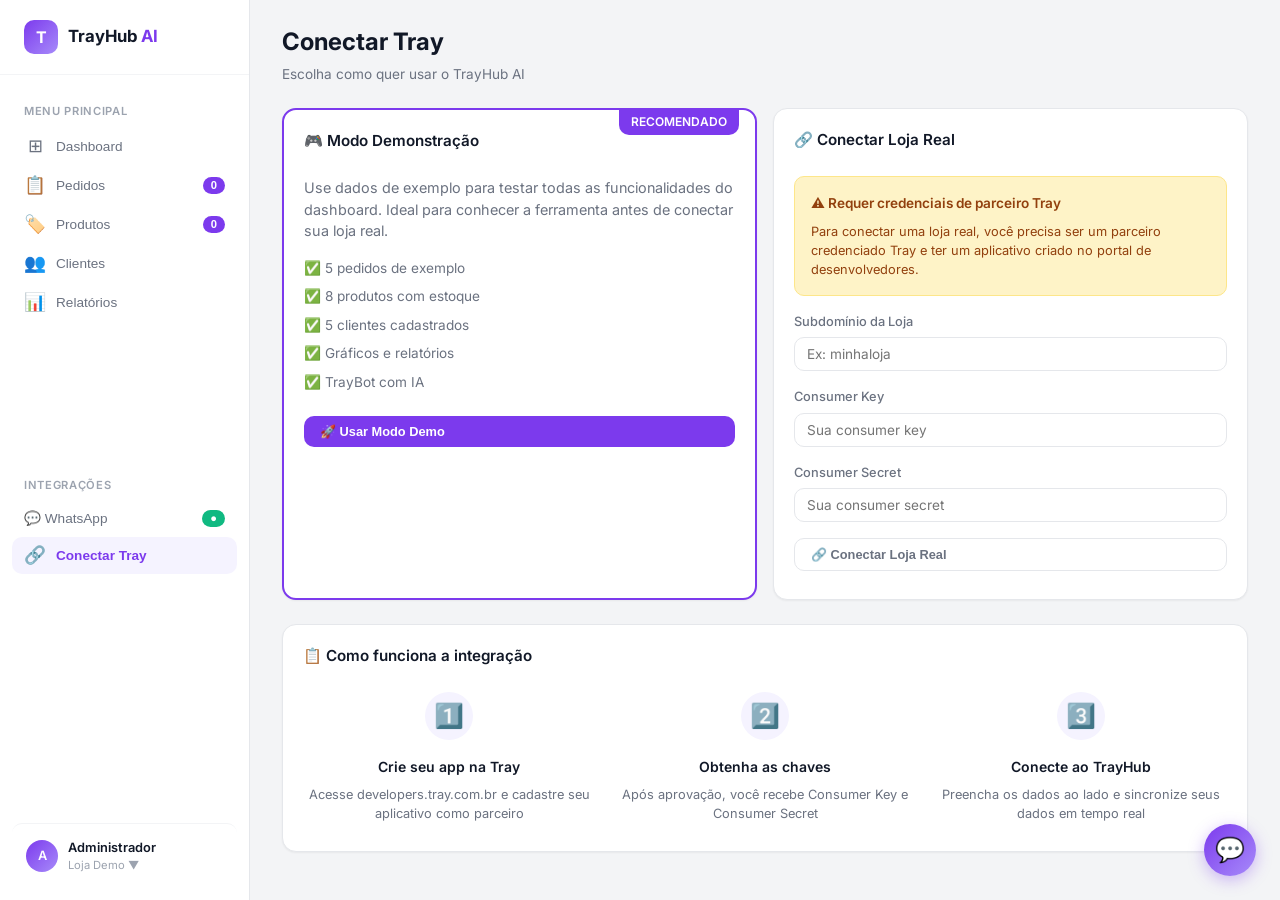
<file: public/conectar.html>
<!DOCTYPE html>
<html lang="pt-BR">
<head>
    <meta charset="UTF-8">
    <meta name="viewport" content="width=device-width, initial-scale=1.0">
    <title>Conectar Tray - TrayHub AI</title>
    <link href="https://fonts.googleapis.com/css2?family=Inter:wght@300;400;500;600;700;800&display=swap" rel="stylesheet">
    <link rel="stylesheet" href="css/base.css">
</head>
<body>
    <div class="mobile-header">
        <button class="mobile-menu-btn" onclick="toggleSidebar()">
            <span></span><span></span><span></span>
        </button>
        <div class="logo-text">TrayHub <span>AI</span></div>
        <div style="width: 36px;"></div>
    </div>

    <div class="sidebar-overlay" id="sidebarOverlay" onclick="toggleSidebar()"></div>
    <div class="toast-container" id="toastContainer"></div>

    <div class="app">
        <aside class="sidebar" id="sidebar">
            <div class="sidebar-header">
                <div class="logo">
                    <div class="logo-icon">T</div>
                    <div class="logo-text">TrayHub <span>AI</span></div>
                </div>
            </div>

            <div class="nav-section">
                <div class="nav-title">Menu Principal</div>
                <button class="nav-item" onclick="goTo('/index.html')">
                    <span class="nav-icon">⊞</span> Dashboard
                </button>
                <button class="nav-item" onclick="goTo('/pedidos')">
                    <span class="nav-icon">📋</span> Pedidos
                    <span class="nav-badge" id="badgePedidos">0</span>
                </button>
                <button class="nav-item" onclick="goTo('/produtos')">
                    <span class="nav-icon">🏷️</span> Produtos
                    <span class="nav-badge" id="badgeProdutos">0</span>
                </button>
                <button class="nav-item" onclick="goTo('/clientes')">
                    <span class="nav-icon">👥</span> Clientes
                </button>
                <button class="nav-item" onclick="goTo('/relatorios')">
                    <span class="nav-icon">📊</span> Relatórios
                </button>
            </div>

            <div class="nav-section">
                <div class="nav-title">Integrações</div>
                <button class="nav-item" onclick="goTo('/whatsapp')"003e
                    <span class="nav-icon">💬</span> WhatsApp
                    <span class="nav-badge" id="badgeWhatsApp" style="background: var(--success);">●</span>
                </button>
                <button class="nav-item active" onclick="goTo('/conectar')">
                    <span class="nav-icon">🔗</span> Conectar Tray
                </button>
            </div>

            <div class="sidebar-footer">
                <div class="user-info">
                    <div class="user-avatar">A</div>
                    <div class="user-details">
                        <div class="user-name">Administrador</div>
                        <div class="user-role">Loja Demo ▼</div>
                    </div>
                </div>
            </div>
        </aside>

        <main class="main">
            <div class="header">
                <div class="header-title">
                    <h1>Conectar Tray</h1>
                    <p>Escolha como quer usar o TrayHub AI</p>
                </div>
            </div>

            <div class="grid-2">
                <!-- Modo Demo -->
                <div class="card" style="border: 2px solid var(--primary); position: relative;">
                    <div style="position: absolute; top: -1px; right: 1rem; background: var(--primary); color: white; padding: 0.25rem 0.75rem; border-radius: 0 0 var(--radius) var(--radius); font-size: 0.75rem; font-weight: 600;">
                        RECOMENDADO
                    </div>
                    <div class="card-header">
                        <h3 class="card-title">🎮 Modo Demonstração</h3>
                    </div>
                    <div style="padding: 0.5rem 0;">
                        <p style="color: var(--text-secondary); font-size: 0.9rem; margin-bottom: 1rem;">
                            Use dados de exemplo para testar todas as funcionalidades do dashboard. 
                            Ideal para conhecer a ferramenta antes de conectar sua loja real.
                        </p>
                        <ul style="list-style: none; padding: 0; margin-bottom: 1.5rem; font-size: 0.85rem; color: var(--text-secondary);">
                            <li style="margin-bottom: 0.5rem;">✅ 5 pedidos de exemplo</li>
                            <li style="margin-bottom: 0.5rem;">✅ 8 produtos com estoque</li>
                            <li style="margin-bottom: 0.5rem;">✅ 5 clientes cadastrados</li>
                            <li style="margin-bottom: 0.5rem;">✅ Gráficos e relatórios</li>
                            <li>✅ TrayBot com IA</li>
                        </ul>
                        <button class="btn btn-primary" style="width: 100%;" onclick="ativarDemo()">
                            🚀 Usar Modo Demo
                        </button>
                    </div>
                </div>

                <!-- Conexão Real -->
                <div class="card">
                    <div class="card-header">
                        <h3 class="card-title">🔗 Conectar Loja Real</h3>
                    </div>
                    <div style="padding: 0.5rem 0;">
                        <div style="padding: 1rem; background: var(--warning-light); border: 1px solid #fde68a; border-radius: var(--radius); margin-bottom: 1rem;">
                            <div style="font-size: 0.85rem; color: #92400e; font-weight: 600; margin-bottom: 0.5rem;">
                                ⚠️ Requer credenciais de parceiro Tray
                            </div>
                            <div style="font-size: 0.8rem; color: #92400e;">
                                Para conectar uma loja real, você precisa ser um parceiro credenciado Tray 
                                e ter um aplicativo criado no portal de desenvolvedores.
                            </div>
                        </div>

                        <div class="form-group">
                            <label class="form-label">Subdomínio da Loja</label>
                            <input type="text" class="form-input" id="traySubdominio" placeholder="Ex: minhaloja">
                        </div>
                        <div class="form-group">
                            <label class="form-label">Consumer Key</label>
                            <input type="text" class="form-input" id="trayConsumerKey" placeholder="Sua consumer key">
                        </div>
                        <div class="form-group">
                            <label class="form-label">Consumer Secret</label>
                            <input type="password" class="form-input" id="trayConsumerSecret" placeholder="Sua consumer secret">
                        </div>
                        <button class="btn btn-outline" style="width: 100%;" onclick="conectarTray()">
                            🔗 Conectar Loja Real
                        </button>
                    </div>
                </div>
            </div>

            <!-- Como funciona -->
            <div class="section" style="margin-top: 1.5rem;">
                <div class="card">
                    <div class="card-header">
                        <h3 class="card-title">📋 Como funciona a integração</h3>
                    </div>
                    <div style="padding: 0.5rem 0;">
                        <div style="display: grid; grid-template-columns: repeat(3, 1fr); gap: 1.5rem;">
                            <div style="text-align: center;">
                                <div style="width: 48px; height: 48px; background: var(--primary-50); border-radius: 50%; display: flex; align-items: center; justify-content: center; margin: 0 auto 1rem; font-size: 1.5rem;">1️⃣</div>
                                <div style="font-weight: 600; margin-bottom: 0.5rem;">Crie seu app na Tray</div>
                                <div style="font-size: 0.8rem; color: var(--text-secondary);">Acesse developers.tray.com.br e cadastre seu aplicativo como parceiro</div>
                            </div>
                            <div style="text-align: center;">
                                <div style="width: 48px; height: 48px; background: var(--primary-50); border-radius: 50%; display: flex; align-items: center; justify-content: center; margin: 0 auto 1rem; font-size: 1.5rem;">2️⃣</div>
                                <div style="font-weight: 600; margin-bottom: 0.5rem;">Obtenha as chaves</div>
                                <div style="font-size: 0.8rem; color: var(--text-secondary);">Após aprovação, você recebe Consumer Key e Consumer Secret</div>
                            </div>
                            <div style="text-align: center;">
                                <div style="width: 48px; height: 48px; background: var(--primary-50); border-radius: 50%; display: flex; align-items: center; justify-content: center; margin: 0 auto 1rem; font-size: 1.5rem;">3️⃣</div>
                                <div style="font-weight: 600; margin-bottom: 0.5rem;">Conecte ao TrayHub</div>
                                <div style="font-size: 0.8rem; color: var(--text-secondary);">Preencha os dados ao lado e sincronize seus dados em tempo real</div>
                            </div>
                        </div>
                    </div>
                </div>
            </div>
        </main>
    </div>

    <div class="ai-agent">
        <button class="ai-agent-toggle" onclick="toggleAgent()">💬</button>
        <div class="ai-agent-panel" id="aiAgentPanel">
            <div class="ai-agent-header">
                <div class="ai-agent-avatar">🤖</div>
                <div class="ai-agent-info">
                    <h4>TrayBot</h4>
                    <p>Assistente de E-commerce</p>
                </div>
            </div>
            <div class="ai-agent-body" id="aiAgentBody">
                <div class="ai-message bot">
                    Olá! Sou o <strong>TrayBot</strong>. Posso ajudar com seus pedidos, estoque e vendas!
                </div>
            </div>
            <div class="ai-agent-footer">
                <input type="text" id="aiAgentInput" placeholder="Digite sua pergunta..." onkeypress="if(event.key==='Enter')sendAgentMessage()">
                <button onclick="sendAgentMessage()">➤</button>
            </div>
        </div>
    </div>

    <script>
        const API_URL = window.location.origin;

        function toggleSidebar() {
            document.getElementById('sidebar').classList.toggle('open');
            document.getElementById('sidebarOverlay').classList.toggle('active');
        }

        function toggleAgent() {
            document.getElementById('aiAgentPanel').classList.toggle('open');
        }

        function goTo(url) {
            window.location.href = url;
        }

        function showToast(title, message, type = 'success') {
            const container = document.getElementById('toastContainer');
            const toast = document.createElement('div');
            toast.className = `toast toast-${type}`;
            const icons = { success: '✅', error: '❌', warning: '⚠️', info: 'ℹ️' };
            toast.innerHTML = `
                <div class="toast-icon">${icons[type]}</div>
                <div>
                    <div style="font-weight: 600; font-size: 0.85rem;">${title}</div>
                    <div style="font-size: 0.8rem; opacity: 0.8;">${message}</div>
                </div>
            `;
            container.appendChild(toast);
            setTimeout(() => {
                toast.classList.add('toast-exit');
                setTimeout(() => toast.remove(), 300);
            }, 4000);
        }

        async function apiFetch(endpoint, options = {}) {
            const response = await fetch(`${API_URL}${endpoint}`, {
                ...options,
                headers: { 'Content-Type': 'application/json', ...options.headers }
            });
            return response.json();
        }

        async function ativarDemo() {
            try {
                const response = await apiFetch('/api/conectar', {
                    method: 'POST',
                    body: JSON.stringify({
                        subdominio: 'demo',
                        consumer_key: '',
                        consumer_secret: ''
                    })
                });

                if (response.success) {
                    showToast('Sucesso', 'Modo demo ativado! Redirecionando...');
                    setTimeout(() => {
                        window.location.href = '/index.html';
                    }, 1500);
                } else {
                    showToast('Erro', response.error || 'Falha ao ativar demo', 'error');
                }
            } catch (e) {
                showToast('Erro', 'Falha na conexão', 'error');
            }
        }

        async function conectarTray() {
            const subdominio = document.getElementById('traySubdominio').value;
            const consumerKey = document.getElementById('trayConsumerKey').value;
            const consumerSecret = document.getElementById('trayConsumerSecret').value;

            if (!subdominio || !consumerKey || !consumerSecret) {
                showToast('Erro', 'Preencha todos os campos', 'error');
                return;
            }

            try {
                const response = await apiFetch('/api/conectar', {
                    method: 'POST',
                    body: JSON.stringify({
                        subdominio,
                        consumer_key: consumerKey,
                        consumer_secret: consumerSecret
                    })
                });

                if (response.success) {
                    showToast('Sucesso', response.message || 'Loja conectada!');
                    setTimeout(() => {
                        window.location.href = '/index.html';
                    }, 1500);
                } else {
                    showToast('Erro', response.error || 'Falha ao conectar', 'error');
                }
            } catch (e) {
                showToast('Erro', 'Falha na conexão', 'error');
            }
        }

        async function sendAgentMessage(text) {
            const input = document.getElementById('aiAgentInput');
            const message = text || input.value;
            if (!message.trim()) return;

            const body = document.getElementById('aiAgentBody');
            body.insertAdjacentHTML('beforeend', `<div class="ai-message user">${message}</div>`);
            if (!text) input.value = '';

            const typingId = 'typing-' + Date.now();
            body.insertAdjacentHTML('beforeend', `<div class="ai-message typing" id="${typingId}"><span></span><span></span><span></span></div>`);
            body.scrollTop = body.scrollHeight;

            try {
                const response = await apiFetch('/api/chat', {
                    method: 'POST',
                    body: JSON.stringify({ message })
                });
                document.getElementById(typingId)?.remove();
                body.insertAdjacentHTML('beforeend', `<div class="ai-message bot">${response.message}</div>`);
                body.scrollTop = body.scrollHeight;
            } catch (e) {
                document.getElementById(typingId)?.remove();
                body.insertAdjacentHTML('beforeend', `<div class="ai-message bot">❌ Desculpe, tive um problema!</div>`);
            }
        }
    </script>
</body>
</html>
</file>
<file: public/css/base.css>
:root {
    --primary: #7c3aed;
    --primary-light: #a78bfa;
    --primary-dark: #6d28d9;
    --primary-50: #f5f3ff;
    --primary-100: #ede9fe;
    --primary-500: #8b5cf6;

    --success: #10b981;
    --success-light: #d1fae5;
    --warning: #f59e0b;
    --warning-light: #fef3c7;
    --danger: #ef4444;
    --danger-light: #fee2e2;
    --info: #3b82f6;
    --info-light: #dbeafe;

    --gray-50: #f9fafb;
    --gray-100: #f3f4f6;
    --gray-200: #e5e7eb;
    --gray-300: #d1d5db;
    --gray-400: #9ca3af;
    --gray-500: #6b7280;
    --gray-600: #4b5563;
    --gray-700: #374151;
    --gray-800: #1f2937;
    --gray-900: #111827;

    --bg-body: #f3f4f6;
    --bg-sidebar: #ffffff;
    --bg-card: #ffffff;
    --bg-hover: #f9fafb;

    --text-primary: #111827;
    --text-secondary: #6b7280;
    --text-muted: #9ca3af;

    --border: #e5e7eb;
    --border-light: #f3f4f6;

    --shadow-sm: 0 1px 2px rgba(0,0,0,0.05);
    --shadow: 0 1px 3px rgba(0,0,0,0.1), 0 1px 2px rgba(0,0,0,0.06);
    --shadow-md: 0 4px 6px -1px rgba(0,0,0,0.1), 0 2px 4px -1px rgba(0,0,0,0.06);
    --shadow-lg: 0 10px 15px -3px rgba(0,0,0,0.1), 0 4px 6px -2px rgba(0,0,0,0.05);

    --radius-sm: 6px;
    --radius: 10px;
    --radius-lg: 14px;
    --radius-xl: 18px;

    --font: 'Inter', -apple-system, BlinkMacSystemFont, 'Segoe UI', sans-serif;
}

* { margin: 0; padding: 0; box-sizing: border-box; }

body {
    font-family: var(--font);
    background: var(--bg-body);
    color: var(--text-primary);
    min-height: 100vh;
    -webkit-font-smoothing: antialiased;
    font-size: 14px;
    line-height: 1.5;
}

::-webkit-scrollbar { width: 6px; height: 6px; }
::-webkit-scrollbar-track { background: transparent; }
::-webkit-scrollbar-thumb { background: var(--gray-300); border-radius: 3px; }
::-webkit-scrollbar-thumb:hover { background: var(--gray-400); }

/* Layout */
.app {
    display: flex;
    min-height: 100vh;
}

/* Sidebar */
.sidebar {
    width: 250px;
    background: var(--bg-sidebar);
    border-right: 1px solid var(--border);
    display: flex;
    flex-direction: column;
    position: fixed;
    height: 100vh;
    z-index: 100;
    transition: transform 0.3s ease;
}

.sidebar-header {
    padding: 1.25rem 1.5rem;
    border-bottom: 1px solid var(--border-light);
}

.logo {
    display: flex;
    align-items: center;
    gap: 0.625rem;
}

.logo-icon {
    width: 34px;
    height: 34px;
    background: linear-gradient(135deg, var(--primary), var(--primary-light));
    border-radius: 10px;
    display: flex;
    align-items: center;
    justify-content: center;
    font-size: 1rem;
    color: white;
    font-weight: 700;
}

.logo-text {
    font-size: 1.05rem;
    font-weight: 700;
    color: var(--text-primary);
}

.logo-text span {
    color: var(--primary);
}

.nav-section {
    padding: 0.75rem;
    flex: 1;
    overflow-y: auto;
}

.nav-title {
    font-size: 0.7rem;
    font-weight: 600;
    text-transform: uppercase;
    letter-spacing: 0.06em;
    color: var(--text-muted);
    padding: 0.5rem 0.75rem;
    margin-top: 0.5rem;
}

.nav-item {
    display: flex;
    align-items: center;
    gap: 0.625rem;
    padding: 0.5rem 0.75rem;
    border-radius: var(--radius);
    color: var(--text-secondary);
    text-decoration: none;
    font-size: 0.85rem;
    font-weight: 500;
    transition: all 0.15s;
    cursor: pointer;
    border: none;
    background: none;
    width: 100%;
    text-align: left;
    margin-bottom: 0.125rem;
}

.nav-item:hover {
    background: var(--gray-50);
    color: var(--text-primary);
}

.nav-item.active {
    background: var(--primary-50);
    color: var(--primary);
    font-weight: 600;
}

.nav-icon {
    font-size: 1.1rem;
    width: 22px;
    text-align: center;
    display: flex;
    align-items: center;
    justify-content: center;
}

.nav-badge {
    margin-left: auto;
    background: var(--primary);
    color: white;
    font-size: 0.7rem;
    padding: 0.15rem 0.5rem;
    border-radius: 10px;
    font-weight: 600;
    min-width: 20px;
    text-align: center;
}

.sidebar-footer {
    padding: 0.875rem;
    border-top: 1px solid var(--border-light);
    margin: 0 0.75rem 0.75rem;
    border-radius: var(--radius);
}

.user-info {
    display: flex;
    align-items: center;
    gap: 0.625rem;
}

.user-avatar {
    width: 32px;
    height: 32px;
    border-radius: 50%;
    background: linear-gradient(135deg, var(--primary), var(--primary-light));
    display: flex;
    align-items: center;
    justify-content: center;
    font-weight: 600;
    font-size: 0.8rem;
    color: white;
}

.user-details {
    flex: 1;
    min-width: 0;
}

.user-name {
    font-size: 0.8rem;
    font-weight: 600;
    white-space: nowrap;
    overflow: hidden;
    text-overflow: ellipsis;
    color: var(--text-primary);
}

.user-role {
    font-size: 0.7rem;
    color: var(--text-muted);
}

/* Main */
.main {
    flex: 1;
    margin-left: 250px;
    padding: 1.5rem 2rem;
    min-height: 100vh;
}

/* Header */
.header {
    display: flex;
    align-items: flex-start;
    justify-content: space-between;
    margin-bottom: 1.5rem;
}

.header-title h1 {
    font-size: 1.5rem;
    font-weight: 700;
    margin-bottom: 0.25rem;
    color: var(--text-primary);
}

.header-title p {
    color: var(--text-secondary);
    font-size: 0.85rem;
}

.header-actions {
    display: flex;
    gap: 0.75rem;
    align-items: center;
}

/* Buttons */
.btn {
    display: inline-flex;
    align-items: center;
    gap: 0.4rem;
    padding: 0.5rem 1rem;
    border-radius: var(--radius);
    font-size: 0.8rem;
    font-weight: 600;
    cursor: pointer;
    transition: all 0.15s;
    border: none;
    text-decoration: none;
    white-space: nowrap;
}

.btn-primary {
    background: var(--primary);
    color: white;
}

.btn-primary:hover {
    background: var(--primary-dark);
    box-shadow: var(--shadow-md);
}

.btn-outline {
    background: white;
    border: 1px solid var(--border);
    color: var(--text-secondary);
}

.btn-outline:hover {
    border-color: var(--gray-400);
    color: var(--text-primary);
    background: var(--gray-50);
}

.btn-sm {
    padding: 0.35rem 0.75rem;
    font-size: 0.75rem;
}

.btn-ghost {
    background: transparent;
    border: 1px solid transparent;
    color: var(--text-secondary);
}

.btn-ghost:hover {
    background: var(--gray-100);
    color: var(--text-primary);
}

.btn-danger {
    background: var(--danger);
    color: white;
}

.btn-success {
    background: var(--success);
    color: white;
}

.btn-warning {
    background: var(--warning);
    color: white;
}

/* Cards */
.card {
    background: var(--bg-card);
    border: 1px solid var(--border);
    border-radius: var(--radius-lg);
    padding: 1.25rem;
    box-shadow: var(--shadow-sm);
}

.card-header {
    display: flex;
    align-items: center;
    justify-content: space-between;
    margin-bottom: 1rem;
}

.card-title {
    font-size: 0.95rem;
    font-weight: 600;
    color: var(--text-primary);
}

/* KPI Cards */
.kpi-grid {
    display: grid;
    grid-template-columns: repeat(4, 1fr);
    gap: 1rem;
    margin-bottom: 1.5rem;
}

.kpi-card {
    background: var(--bg-card);
    border: 1px solid var(--border);
    border-radius: var(--radius-lg);
    padding: 1.25rem;
    position: relative;
    overflow: hidden;
    box-shadow: var(--shadow-sm);
}

.kpi-card::before {
    content: '';
    position: absolute;
    top: 0;
    left: 0;
    width: 3px;
    height: 100%;
    background: var(--primary);
}

.kpi-header {
    display: flex;
    align-items: center;
    justify-content: space-between;
    margin-bottom: 0.75rem;
}

.kpi-icon {
    width: 36px;
    height: 36px;
    border-radius: 10px;
    display: flex;
    align-items: center;
    justify-content: center;
    font-size: 1.1rem;
}

.kpi-icon.purple { background: var(--primary-50); }
.kpi-icon.green { background: var(--success-light); }
.kpi-icon.orange { background: var(--warning-light); }
.kpi-icon.blue { background: var(--info-light); }

.kpi-value {
    font-size: 1.5rem;
    font-weight: 700;
    color: var(--text-primary);
    margin-bottom: 0.25rem;
}

.kpi-label {
    font-size: 0.8rem;
    color: var(--text-secondary);
}

.kpi-trend {
    display: flex;
    align-items: center;
    gap: 0.25rem;
    font-size: 0.75rem;
    margin-top: 0.5rem;
    font-weight: 500;
}

.kpi-trend.positive { color: var(--success); }
.kpi-trend.negative { color: var(--danger); }

.kpi-sparkline {
    width: 60px;
    height: 30px;
}

/* Tables */
.table-container {
    overflow-x: auto;
}

table {
    width: 100%;
    border-collapse: separate;
    border-spacing: 0;
}

thead th {
    text-align: left;
    padding: 0.75rem 1rem;
    font-size: 0.7rem;
    font-weight: 600;
    text-transform: uppercase;
    letter-spacing: 0.05em;
    color: var(--text-muted);
    border-bottom: 1px solid var(--border);
    background: var(--gray-50);
    white-space: nowrap;
}

thead th:first-child {
    border-radius: var(--radius-sm) 0 0 var(--radius-sm);
}

thead th:last-child {
    border-radius: 0 var(--radius-sm) var(--radius-sm) 0;
}

tbody td {
    padding: 0.875rem 1rem;
    font-size: 0.85rem;
    border-bottom: 1px solid var(--border-light);
    color: var(--text-secondary);
    vertical-align: middle;
}

tbody tr:hover td {
    background: var(--gray-50);
}

tbody tr:last-child td {
    border-bottom: none;
}

/* Status badges */
.status {
    display: inline-flex;
    align-items: center;
    gap: 0.375rem;
    padding: 0.3rem 0.75rem;
    border-radius: 20px;
    font-size: 0.75rem;
    font-weight: 600;
    white-space: nowrap;
}

.status::before {
    content: '';
    width: 6px;
    height: 6px;
    border-radius: 50%;
}

.status-pending {
    background: var(--warning-light);
    color: #b45309;
}
.status-pending::before { background: var(--warning); }

.status-approved {
    background: var(--success-light);
    color: #047857;
}
.status-approved::before { background: var(--success); }

.status-shipped {
    background: var(--info-light);
    color: #1d4ed8;
}
.status-shipped::before { background: var(--info); }

.status-delivered {
    background: #e0e7ff;
    color: #3730a3;
}
.status-delivered::before { background: #6366f1; }

.status-canceled {
    background: var(--danger-light);
    color: #b91c1c;
}
.status-canceled::before { background: var(--danger); }

/* Search */
.search-box {
    position: relative;
}

.search-box input {
    padding-left: 2.25rem;
    width: 260px;
    background: white;
    border: 1px solid var(--border);
}

.search-box::before {
    content: '';
    position: absolute;
    left: 0.75rem;
    top: 50%;
    transform: translateY(-50%);
    width: 16px;
    height: 16px;
    background: url("data:image/svg+xml,%3Csvg xmlns='http://www.w3.org/2000/svg' fill='none' viewBox='0 0 24 24' stroke='%239ca3af'%3E%3Cpath stroke-linecap='round' stroke-linejoin='round' stroke-width='2' d='M21 21l-6-6m2-5a7 7 0 11-14 0 7 7 0 0114 0z'/%3E%3C/svg%3E") no-repeat center;
    background-size: contain;
}

/* Forms */
.form-group {
    margin-bottom: 1rem;
}

.form-label {
    display: block;
    font-size: 0.8rem;
    font-weight: 500;
    margin-bottom: 0.375rem;
    color: var(--text-secondary);
}

.form-input,
.form-select,
.form-textarea {
    width: 100%;
    padding: 0.5rem 0.75rem;
    background: white;
    border: 1px solid var(--border);
    border-radius: var(--radius);
    color: var(--text-primary);
    font-size: 0.85rem;
    font-family: inherit;
    transition: all 0.15s;
}

.form-input:focus,
.form-select:focus,
.form-textarea:focus {
    outline: none;
    border-color: var(--primary);
    box-shadow: 0 0 0 3px var(--primary-100);
}

.form-textarea {
    resize: vertical;
    min-height: 100px;
}

.form-row {
    display: grid;
    grid-template-columns: repeat(2, 1fr);
    gap: 1rem;
}

/* Tabs */
.tabs {
    display: flex;
    gap: 0.25rem;
    margin-bottom: 1.25rem;
    flex-wrap: wrap;
    align-items: center;
}

.tab {
    padding: 0.5rem 1rem;
    border-radius: var(--radius);
    cursor: pointer;
    font-size: 0.8rem;
    font-weight: 500;
    color: var(--text-secondary);
    transition: all 0.15s;
    background: none;
    border: none;
    white-space: nowrap;
}

.tab:hover {
    color: var(--text-primary);
    background: var(--gray-100);
}

.tab.active {
    color: white;
    background: var(--text-primary);
}

/* Dropdown */
.dropdown {
    position: relative;
    display: inline-block;
}

.dropdown-menu {
    position: absolute;
    right: 0;
    top: 100%;
    margin-top: 0.25rem;
    background: white;
    border: 1px solid var(--border);
    border-radius: var(--radius);
    box-shadow: var(--shadow-lg);
    min-width: 160px;
    z-index: 50;
    display: none;
    overflow: hidden;
}

.dropdown-menu.show {
    display: block;
}

.dropdown-item {
    display: block;
    width: 100%;
    padding: 0.5rem 0.875rem;
    font-size: 0.8rem;
    color: var(--text-secondary);
    background: none;
    border: none;
    text-align: left;
    cursor: pointer;
    transition: all 0.1s;
}

.dropdown-item:hover {
    background: var(--gray-50);
    color: var(--text-primary);
}

.dropdown-divider {
    height: 1px;
    background: var(--border-light);
    margin: 0.25rem 0;
}

/* Pagination */
.pagination {
    display: flex;
    align-items: center;
    justify-content: space-between;
    padding: 0.75rem 1rem;
    border-top: 1px solid var(--border-light);
    font-size: 0.8rem;
    color: var(--text-secondary);
}

.pagination-pages {
    display: flex;
    gap: 0.25rem;
}

.page-btn {
    width: 32px;
    height: 32px;
    display: flex;
    align-items: center;
    justify-content: center;
    border-radius: var(--radius-sm);
    border: 1px solid var(--border);
    background: white;
    color: var(--text-secondary);
    font-size: 0.8rem;
    font-weight: 500;
    cursor: pointer;
    transition: all 0.15s;
}

.page-btn:hover {
    border-color: var(--gray-400);
}

.page-btn.active {
    background: var(--primary);
    color: white;
    border-color: var(--primary);
}

/* Toast */
.toast-container {
    position: fixed;
    top: 1rem;
    right: 1rem;
    z-index: 9999;
    display: flex;
    flex-direction: column;
    gap: 0.5rem;
}

.toast {
    background: white;
    border: 1px solid var(--border);
    border-radius: var(--radius);
    padding: 0.875rem 1rem;
    min-width: 300px;
    display: flex;
    align-items: center;
    gap: 0.75rem;
    box-shadow: var(--shadow-lg);
    animation: toastIn 0.3s ease;
}

@keyframes toastIn {
    from { transform: translateX(100%); opacity: 0; }
    to { transform: translateX(0); opacity: 1; }
}

.toast-exit {
    animation: toastOut 0.3s ease forwards;
}

@keyframes toastOut {
    to { transform: translateX(100%); opacity: 0; }
}

/* Grid layouts */
.grid-2 { display: grid; grid-template-columns: repeat(2, 1fr); gap: 1rem; }
.grid-3 { display: grid; grid-template-columns: repeat(3, 1fr); gap: 1rem; }
.grid-4 { display: grid; grid-template-columns: repeat(4, 1fr); gap: 1rem; }

/* Section */
.section {
    margin-bottom: 1.5rem;
}

.section-header {
    display: flex;
    align-items: center;
    justify-content: space-between;
    margin-bottom: 1rem;
}

.section-title {
    font-size: 1.05rem;
    font-weight: 600;
}

/* Connection status */
.connection-status {
    display: inline-flex;
    align-items: center;
    gap: 0.4rem;
    padding: 0.35rem 0.75rem;
    border-radius: 20px;
    font-size: 0.75rem;
    font-weight: 600;
    border: 1px solid;
}

.connection-status.connected {
    background: var(--success-light);
    color: #047857;
    border-color: #a7f3d0;
}

.connection-status.disconnected {
    background: var(--danger-light);
    color: #b91c1c;
    border-color: #fecaca;
}

.connection-status::before {
    content: '';
    width: 6px;
    height: 6px;
    border-radius: 50%;
    background: currentColor;
}

/* AI Agent Chat */
.ai-agent {
    position: fixed;
    bottom: 1.5rem;
    right: 1.5rem;
    z-index: 1000;
}

.ai-agent-toggle {
    width: 52px;
    height: 52px;
    border-radius: 50%;
    background: linear-gradient(135deg, var(--primary), var(--primary-light));
    border: none;
    color: white;
    font-size: 1.5rem;
    cursor: pointer;
    box-shadow: 0 4px 16px rgba(124, 58, 237, 0.35);
    transition: all 0.3s;
    display: flex;
    align-items: center;
    justify-content: center;
}

.ai-agent-toggle:hover {
    transform: scale(1.08);
    box-shadow: 0 6px 24px rgba(124, 58, 237, 0.45);
}

.ai-agent-panel {
    position: absolute;
    bottom: 64px;
    right: 0;
    width: 360px;
    height: 480px;
    background: white;
    border: 1px solid var(--border);
    border-radius: var(--radius-lg);
    box-shadow: var(--shadow-lg);
    display: none;
    flex-direction: column;
    overflow: hidden;
}

.ai-agent-panel.open {
    display: flex;
}

.ai-agent-header {
    padding: 1rem;
    background: linear-gradient(135deg, var(--primary), var(--primary-light));
    display: flex;
    align-items: center;
    gap: 0.75rem;
}

.ai-agent-avatar {
    width: 36px;
    height: 36px;
    border-radius: 50%;
    background: rgba(255,255,255,0.2);
    display: flex;
    align-items: center;
    justify-content: center;
    font-size: 1.25rem;
}

.ai-agent-info h4 {
    font-size: 0.9rem;
    font-weight: 600;
    color: white;
}

.ai-agent-info p {
    font-size: 0.75rem;
    color: rgba(255,255,255,0.8);
}

.ai-agent-body {
    flex: 1;
    overflow-y: auto;
    padding: 1rem;
    display: flex;
    flex-direction: column;
    gap: 0.75rem;
    background: var(--gray-50);
}

.ai-message {
    max-width: 85%;
    padding: 0.625rem 0.875rem;
    border-radius: var(--radius);
    font-size: 0.85rem;
    line-height: 1.5;
}

.ai-message.user {
    align-self: flex-end;
    background: var(--primary);
    color: white;
    border-bottom-right-radius: 4px;
}

.ai-message.bot {
    align-self: flex-start;
    background: white;
    border: 1px solid var(--border);
    border-bottom-left-radius: 4px;
    box-shadow: var(--shadow-sm);
}

.ai-message.typing {
    display: flex;
    gap: 0.25rem;
    align-items: center;
    padding: 0.625rem 0.875rem;
    background: white;
    border: 1px solid var(--border);
    border-radius: var(--radius);
    align-self: flex-start;
}

.ai-message.typing span {
    width: 6px;
    height: 6px;
    background: var(--gray-400);
    border-radius: 50%;
    animation: typing 1.4s infinite;
}

.ai-message.typing span:nth-child(2) { animation-delay: 0.2s; }
.ai-message.typing span:nth-child(3) { animation-delay: 0.4s; }

@keyframes typing {
    0%, 60%, 100% { transform: translateY(0); }
    30% { transform: translateY(-4px); }
}

.ai-agent-footer {
    padding: 0.75rem;
    border-top: 1px solid var(--border);
    display: flex;
    gap: 0.5rem;
    background: white;
}

.ai-agent-footer input {
    flex: 1;
    padding: 0.5rem 0.75rem;
    background: var(--gray-50);
    border: 1px solid var(--border);
    border-radius: var(--radius);
    color: var(--text-primary);
    font-size: 0.85rem;
}

.ai-agent-footer input:focus {
    outline: none;
    border-color: var(--primary);
}

.ai-agent-footer button {
    width: 36px;
    height: 36px;
    border-radius: var(--radius);
    background: var(--primary);
    border: none;
    color: white;
    cursor: pointer;
    display: flex;
    align-items: center;
    justify-content: center;
    transition: all 0.15s;
}

.ai-agent-footer button:hover {
    background: var(--primary-dark);
}

/* Suggestions */
.ai-suggestions {
    display: flex;
    flex-wrap: wrap;
    gap: 0.4rem;
    margin-top: 0.5rem;
}

.ai-suggestion {
    padding: 0.3rem 0.625rem;
    background: white;
    border: 1px solid var(--border);
    border-radius: 20px;
    font-size: 0.75rem;
    color: var(--text-secondary);
    cursor: pointer;
    transition: all 0.15s;
}

.ai-suggestion:hover {
    border-color: var(--primary);
    color: var(--primary);
}

/* Empty state */
.empty-state {
    text-align: center;
    padding: 3rem 1rem;
    color: var(--text-muted);
}

.empty-state-icon {
    font-size: 3rem;
    margin-bottom: 1rem;
    opacity: 0.5;
}

/* Loading */
.loading {
    display: inline-block;
    width: 20px;
    height: 20px;
    border: 2px solid var(--border);
    border-top-color: var(--primary);
    border-radius: 50%;
    animation: spin 0.8s linear infinite;
}

@keyframes spin {
    to { transform: rotate(360deg); }
}

/* Mobile */
.mobile-header {
    display: none;
    position: fixed;
    top: 0;
    left: 0;
    right: 0;
    height: 52px;
    background: white;
    border-bottom: 1px solid var(--border);
    align-items: center;
    justify-content: space-between;
    padding: 0 1rem;
    z-index: 99;
}

.mobile-menu-btn {
    width: 36px;
    height: 36px;
    display: flex;
    flex-direction: column;
    align-items: center;
    justify-content: center;
    gap: 4px;
    background: none;
    border: none;
    cursor: pointer;
}

.mobile-menu-btn span {
    width: 18px;
    height: 2px;
    background: var(--text-primary);
    border-radius: 2px;
}

.sidebar-overlay {
    display: none;
    position: fixed;
    inset: 0;
    background: rgba(0,0,0,0.3);
    z-index: 98;
}

.sidebar-overlay.active {
    display: block;
}

/* Animations */
@keyframes fadeIn {
    from { opacity: 0; transform: translateY(8px); }
    to { opacity: 1; transform: translateY(0); }
}

.fade-in {
    animation: fadeIn 0.3s ease;
}

/* Responsive */
@media (max-width: 1024px) {
    .kpi-grid { grid-template-columns: repeat(2, 1fr); }
    .grid-4 { grid-template-columns: repeat(2, 1fr); }
}

@media (max-width: 768px) {
    .mobile-header { display: flex; }
    .sidebar {
        transform: translateX(-100%);
        width: 260px;
    }
    .sidebar.open { transform: translateX(0); }
    .main {
        margin-left: 0;
        padding: 3.5rem 1rem 1rem;
    }
    .kpi-grid { grid-template-columns: 1fr; }
    .grid-2, .grid-3, .grid-4 { grid-template-columns: 1fr; }
    .form-row { grid-template-columns: 1fr; }
    .header { flex-direction: column; gap: 1rem; align-items: flex-start; }
    .search-box input { width: 100%; }
    .ai-agent-panel {
        width: calc(100vw - 2rem);
        right: -1rem;
    }
    .tabs { overflow-x: auto; flex-wrap: nowrap; }
}

/* Avatar styles for table */
.avatar {
    width: 36px;
    height: 36px;
    border-radius: 50%;
    object-fit: cover;
}

.avatar-sm {
    width: 28px;
    height: 28px;
    border-radius: 50%;
    object-fit: cover;
}

.avatar-initial {
    width: 36px;
    height: 36px;
    border-radius: 50%;
    display: flex;
    align-items: center;
    justify-content: center;
    font-weight: 600;
    font-size: 0.85rem;
    color: white;
}

/* Checkbox */
.checkbox {
    width: 16px;
    height: 16px;
    border: 2px solid var(--gray-300);
    border-radius: 4px;
    cursor: pointer;
    appearance: none;
    -webkit-appearance: none;
}

.checkbox:checked {
    background: var(--primary);
    border-color: var(--primary);
}

/* More options button */
.btn-more {
    width: 28px;
    height: 28px;
    border-radius: var(--radius-sm);
    border: none;
    background: none;
    cursor: pointer;
    display: flex;
    align-items: center;
    justify-content: center;
    color: var(--text-muted);
    font-size: 1.1rem;
}

.btn-more:hover {
    background: var(--gray-100);
    color: var(--text-primary);
}
</file>
